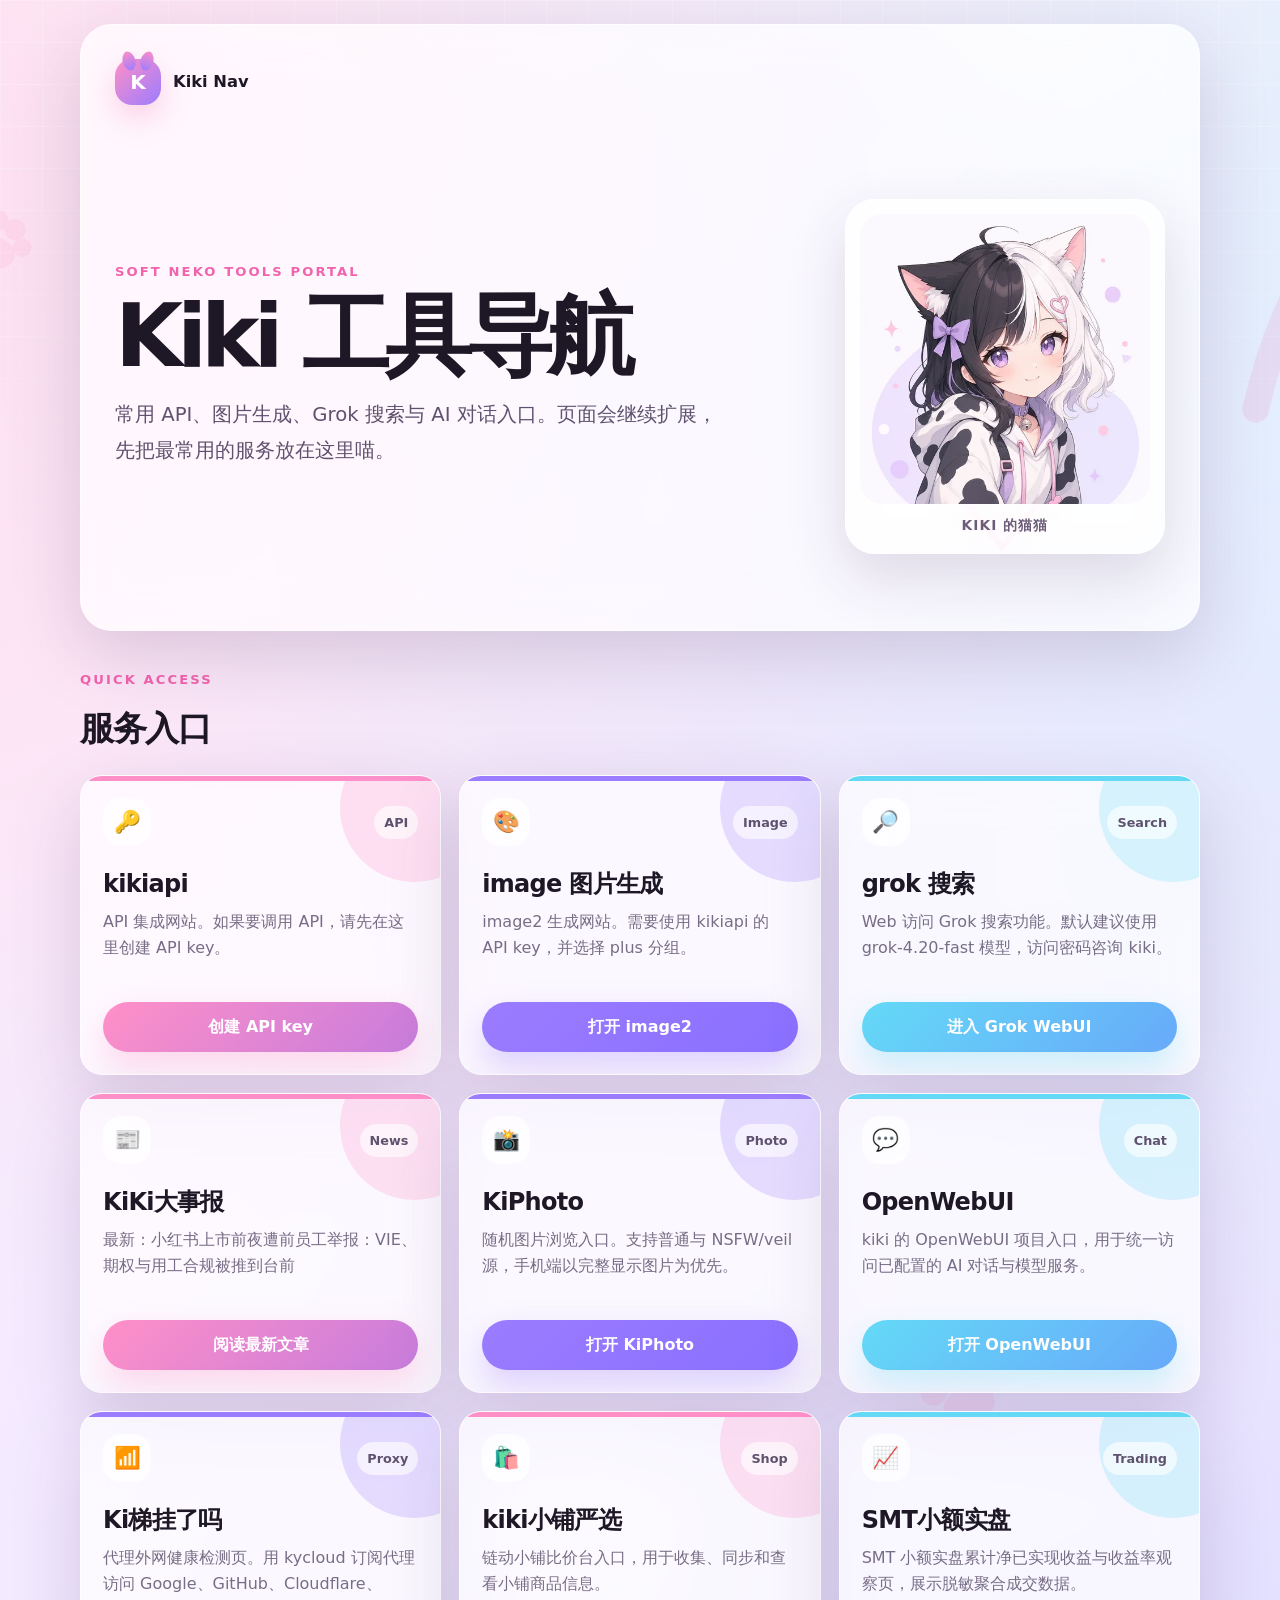
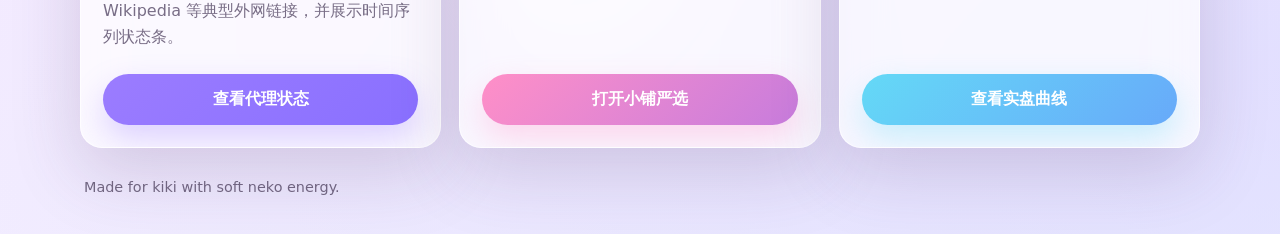
<file: index.html>
<!doctype html>
<html lang="zh-CN">
<head>
  <meta charset="utf-8" />
  <meta name="viewport" content="width=device-width, initial-scale=1, viewport-fit=cover" />
  <meta name="theme-color" content="#ff9ccc" />
  <meta name="description" content="Kiki 工具导航：API、图片生成、Grok 搜索、OpenWebUI 等常用服务入口。" />
  <title>Kiki 工具导航</title>
  <link rel="preload" as="image" href="assets/images/neko-mascot-512.webp" imagesrcset="assets/images/neko-mascot-256.webp 256w, assets/images/neko-mascot-512.webp 512w" imagesizes="(max-width: 520px) 220px, (max-width: 860px) 260px, 320px" />
  <link rel="stylesheet" href="assets/styles.css" />
</head>
<body>
  <div class="page-shell">
    <div class="bg-orb orb-pink" aria-hidden="true"></div>
    <div class="bg-orb orb-purple" aria-hidden="true"></div>
    <div class="bg-orb orb-cyan" aria-hidden="true"></div>
    <div class="paw-layer" aria-hidden="true">♡ ✦  paw  ✧  nya  ♡  ✦</div>

    <header class="hero glass-panel">
      <nav class="topbar" aria-label="主导航">
        <a class="brand" href="./" aria-label="Kiki 工具导航首页">
          <span class="brand-mark" aria-hidden="true"><span class="ear left"></span><span class="ear right"></span>k</span>
          <span class="brand-text">Kiki Nav</span>
        </a>
      </nav>

      <section class="hero-content" aria-labelledby="page-title">
        <div class="hero-copy">
          <p class="eyebrow">soft neko tools portal</p>
          <h1 id="page-title">Kiki 工具导航</h1>
          <p class="subtitle">常用 API、图片生成、Grok 搜索与 AI 对话入口。页面会继续扩展，先把最常用的服务放在这里喵。</p>
        </div>
        <figure class="mascot-card" aria-label="黑白奶牛猫猫娘形象">
          <img src="assets/images/neko-mascot-512.webp" srcset="assets/images/neko-mascot-256.webp 256w, assets/images/neko-mascot-512.webp 512w" sizes="(max-width: 520px) 220px, (max-width: 860px) 260px, 320px" width="512" height="512" alt="黑白奶牛猫风格猫娘形象，一只耳朵黑色一只耳朵白色" loading="eager" decoding="async" fetchpriority="high" />
          <figcaption>kiki 的猫猫</figcaption>
        </figure>
      </section>
    </header>

    <main>
      <section class="section-heading" aria-labelledby="services-title">
        <p class="section-kicker">quick access</p>
        <h2 id="services-title">服务入口</h2>
      </section>

      <section id="service-grid" class="service-grid" aria-label="工具服务列表">
        <article class="service-card glass-card accent-pink">
          <div class="card-head">
            <span class="service-emoji" aria-hidden="true">🔑</span>
            <span class="service-tag">API</span>
          </div>
          <h3>kikiapi</h3>
          <p>API 集成网站。如果要调用 API，请先在这里创建 API key。</p>
          <a class="card-button" href="https://kikiapi.980822.xyz" target="_blank" rel="noopener noreferrer">创建 API key</a>
        </article>

        <article class="service-card glass-card accent-purple">
          <div class="card-head">
            <span class="service-emoji" aria-hidden="true">🎨</span>
            <span class="service-tag">Image</span>
          </div>
          <h3>image 图片生成</h3>
          <p>image2 生成网站。需要使用 kikiapi 的 API key，并选择 plus 分组。</p>
          <a class="card-button" href="https://kimage.980822.xyz" target="_blank" rel="noopener noreferrer">打开 image2</a>
        </article>

        <article class="service-card glass-card accent-cyan">
          <div class="card-head">
            <span class="service-emoji" aria-hidden="true">🔎</span>
            <span class="service-tag">Search</span>
          </div>
          <h3>grok 搜索</h3>
          <p>Web 访问 Grok 搜索功能。默认建议使用 grok-4.20-fast 模型，访问密码咨询 kiki。</p>
          <a class="card-button" href="https://kikigrok.980822.xyz/webui" target="_blank" rel="noopener noreferrer">进入 Grok WebUI</a>
        </article>

        <article class="service-card glass-card accent-pink">
          <div class="card-head">
            <span class="service-emoji" aria-hidden="true">📰</span>
            <span class="service-tag">News</span>
          </div>
          <h3>KiKi大事报</h3>
          <p>最新：小红书上市前夜遭前员工举报：VIE、期权与用工合规被推到台前</p>
          <a class="card-button" href="https://kiki-events.pages.dev/events/xiaohongshu-ipo-former-employee-allegations/" target="_blank" rel="noopener noreferrer">阅读最新文章</a>
        </article>

        <article class="service-card glass-card accent-purple">
          <div class="card-head">
            <span class="service-emoji" aria-hidden="true">📸</span>
            <span class="service-tag">Photo</span>
          </div>
          <h3>KiPhoto</h3>
          <p>随机图片浏览入口。支持普通与 NSFW/veil 源，手机端以完整显示图片为优先。</p>
          <a class="card-button" href="https://kiphoto.980822.xyz" target="_blank" rel="noopener noreferrer">打开 KiPhoto</a>
        </article>

        <article class="service-card glass-card accent-cyan">
          <div class="card-head">
            <span class="service-emoji" aria-hidden="true">💬</span>
            <span class="service-tag">Chat</span>
          </div>
          <h3>OpenWebUI</h3>
          <p>kiki 的 OpenWebUI 项目入口，用于统一访问已配置的 AI 对话与模型服务。</p>
          <a class="card-button" href="https://webgpt.980822.xyz" target="_blank" rel="noopener noreferrer">打开 OpenWebUI</a>
        </article>

        <article class="service-card glass-card accent-purple">
          <div class="card-head">
            <span class="service-emoji" aria-hidden="true">📶</span>
            <span class="service-tag">Proxy</span>
          </div>
          <h3>Ki梯挂了吗</h3>
          <p>代理外网健康检测页。用 kycloud 订阅代理访问 Google、GitHub、Cloudflare、Wikipedia 等典型外网链接，并展示时间序列状态条。</p>
          <a class="card-button" href="./pages/ki-ti-gua-le-ma.html" target="_blank" rel="noopener noreferrer">查看代理状态</a>
        </article>

        <article class="service-card glass-card accent-pink">
          <div class="card-head">
            <span class="service-emoji" aria-hidden="true">🛍️</span>
            <span class="service-tag">Shop</span>
          </div>
          <h3>kiki小铺严选</h3>
          <p>链动小铺比价台入口，用于收集、同步和查看小铺商品信息。</p>
          <a class="card-button" href="https://kistore.980822.xyz" target="_blank" rel="noopener noreferrer">打开小铺严选</a>
        </article>

        <article class="service-card glass-card accent-cyan">
          <div class="card-head">
            <span class="service-emoji" aria-hidden="true">📈</span>
            <span class="service-tag">Trading</span>
          </div>
          <h3>SMT小额实盘</h3>
          <p>SMT 小额实盘累计净已实现收益与收益率观察页，展示脱敏聚合成交数据。</p>
          <a class="card-button" href="./btc-a0.html">查看实盘曲线</a>
        </article>
      </section>
    </main>

    <footer class="site-footer">
      <span>Made for kiki with soft neko energy.</span>
    </footer>
  </div>
</body>
</html>
</file>
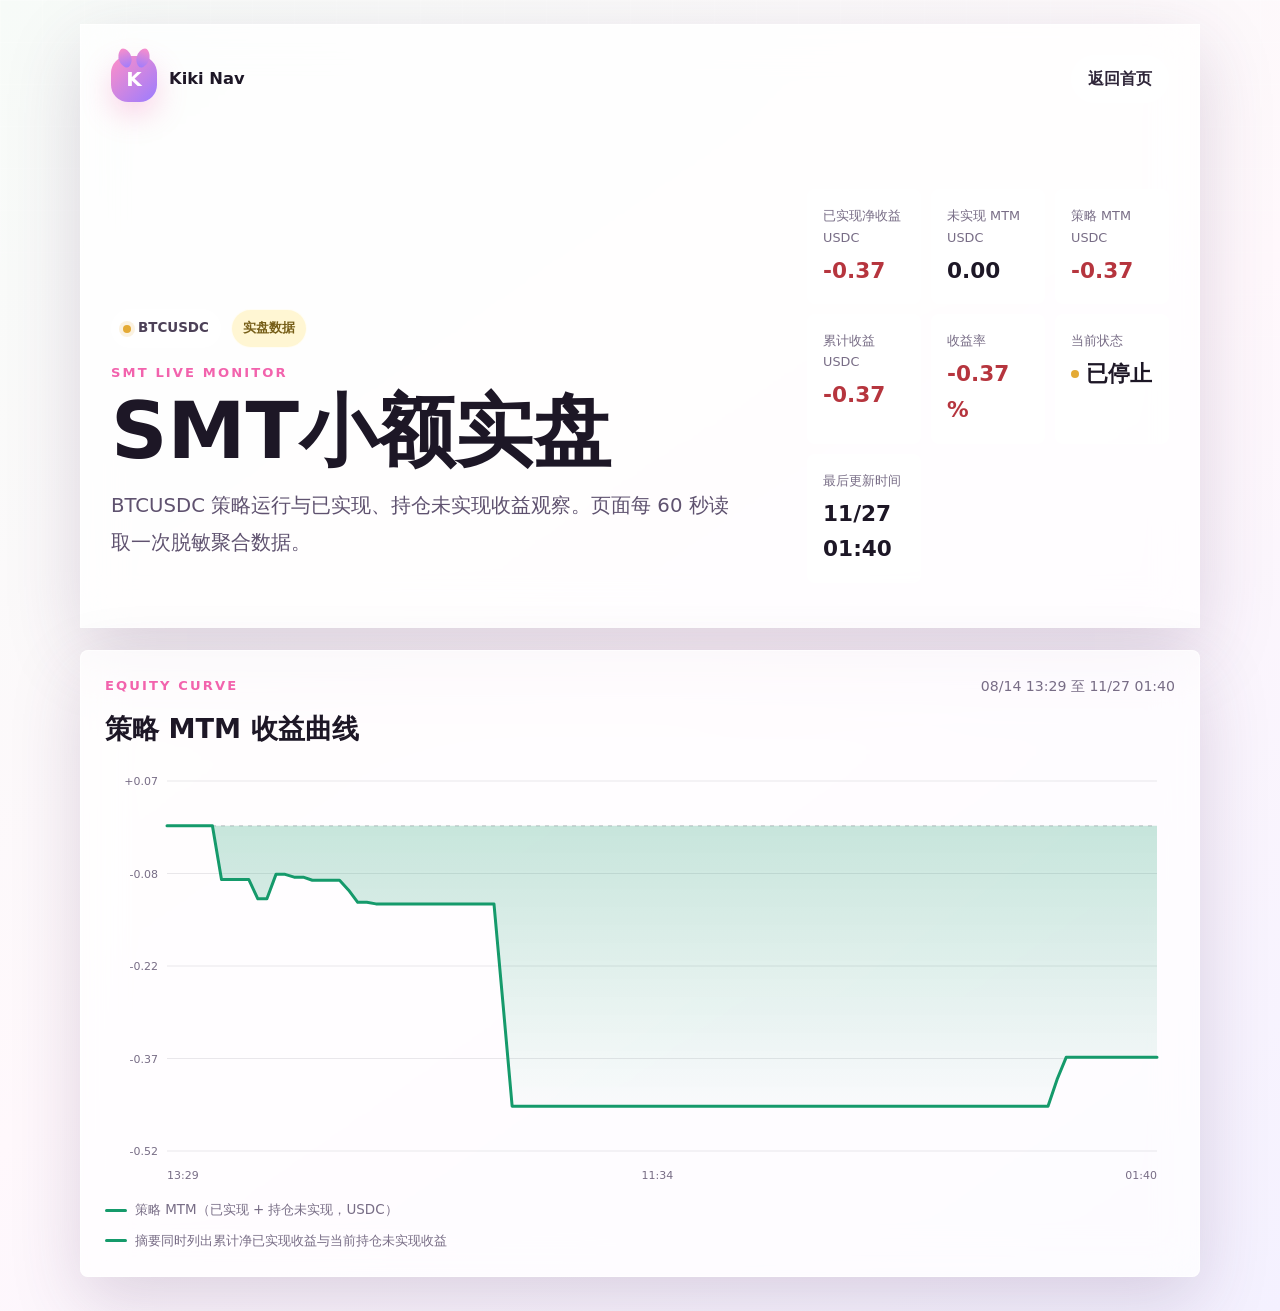
<file: btc-a0.html>
<!doctype html>
<html lang="zh-CN">
<head>
  <meta charset="utf-8" />
  <meta name="viewport" content="width=device-width, initial-scale=1, viewport-fit=cover" />
  <meta name="theme-color" content="#0d1714" />
  <meta name="description" content="SMT小额实盘收益观察页，展示累计净已实现收益与收益率。" />
  <title>SMT小额实盘 · Kiki Nav</title>
  <link rel="stylesheet" href="assets/styles.css" />
  <style>
    :root {
      --chart-green: #159a6b;
      --chart-green-dark: #08714d;
      --chart-red: #df5b62;
      --chart-grid: rgba(47, 38, 57, .1);
    }
    body { background: linear-gradient(145deg, #f7fbf8 0%, #fff8fc 52%, #f4f1ff 100%); }
    .equity-shell { position: relative; padding: clamp(18px, 4vw, 30px); }
    .equity-hero {
      display: grid;
      grid-template-columns: minmax(0, 1.3fr) minmax(260px, .7fr);
      gap: 24px;
      align-items: end;
      padding: clamp(48px, 8vw, 86px) 0 14px;
    }
    .equity-hero h1 { font-size: clamp(2.35rem, 8vw, 4.9rem); letter-spacing: 0; }
    .market-line { display: flex; align-items: center; flex-wrap: wrap; gap: 10px; margin-bottom: 14px; }
    .market-badge, .mode-badge {
      display: inline-flex;
      align-items: center;
      min-height: 34px;
      padding: 7px 11px;
      border: 1px solid rgba(255,255,255,.76);
      border-radius: 999px;
      background: rgba(255,255,255,.68);
      color: #4d4158;
      font-size: .84rem;
      font-weight: 800;
    }
    .market-badge::before {
      content: "";
      width: 8px;
      height: 8px;
      margin-right: 7px;
      border-radius: 50%;
      background: #e4aa35;
      box-shadow: 0 0 0 4px rgba(228,170,53,.15);
    }
    .mode-badge { color: #765e18; background: rgba(255,244,199,.78); }
    .metrics { display: grid; grid-template-columns: repeat(3, minmax(0, 1fr)); gap: 10px; }
    .metric {
      min-width: 0;
      padding: 15px;
      border: 1px solid rgba(255,255,255,.74);
      border-radius: 8px;
      background: rgba(255,255,255,.62);
    }
    .metric-label { display: block; margin-bottom: 5px; color: var(--muted); font-size: .8rem; }
    .metric-value { display: block; color: var(--ink-strong); font-size: clamp(1rem, 3.8vw, 1.35rem); font-weight: 850; overflow-wrap: anywhere; }
    .metric-value.positive { color: var(--chart-green-dark); }
    .metric-value.negative { color: #b6353e; }
    .metric-value.state { display: inline-flex; align-items: center; gap: 7px; }
    .metric-value.state::before { content: ""; width: 8px; height: 8px; border-radius: 50%; background: #e4aa35; }
    main { padding-top: 22px; }
    .chart-panel, .method-panel { padding: clamp(16px, 3vw, 24px); border-radius: 8px; }
    .panel-head { display: flex; justify-content: space-between; align-items: flex-start; gap: 18px; margin-bottom: 10px; }
    .panel-head h2, .method-panel h2 { margin: 0; color: var(--ink-strong); font-size: clamp(1.25rem, 4vw, 1.7rem); letter-spacing: 0; }
    .panel-meta { margin: 0; color: var(--muted); font-size: .88rem; text-align: right; }
    .chart-wrap { position: relative; width: 100%; height: clamp(280px, 48vw, 430px); touch-action: pan-y; }
    #equity-chart { display: block; width: 100%; height: 100%; overflow: visible; }
    .chart-tooltip {
      position: absolute;
      z-index: 3;
      min-width: 142px;
      padding: 10px 12px;
      border: 1px solid rgba(255,255,255,.8);
      border-radius: 8px;
      background: rgba(29,23,38,.92);
      box-shadow: 0 12px 32px rgba(29,23,38,.2);
      color: #fff;
      font-size: .82rem;
      line-height: 1.55;
      pointer-events: none;
      transform: translate(-50%, calc(-100% - 14px));
    }
    .chart-tooltip[hidden] { display: none; }
    .tooltip-time { color: rgba(255,255,255,.7); }
    .tooltip-value { font-size: .98rem; font-weight: 850; }
    .chart-empty { position: absolute; inset: 0; display: grid; place-items: center; color: var(--muted); text-align: center; }
    .chart-empty[hidden] { display: none; }
    .chart-legend { display: flex; align-items: center; gap: 8px; margin-top: 8px; color: var(--muted); font-size: .84rem; }
    .legend-line { width: 22px; height: 3px; border-radius: 3px; background: var(--chart-green); }
    .method-panel { margin-top: 18px; }
    .method-grid { display: grid; grid-template-columns: repeat(2, minmax(0, 1fr)); gap: 22px; margin-top: 14px; }
    .method-grid p { margin: 0; color: var(--muted); }
    .method-grid strong { display: block; margin-bottom: 5px; color: var(--ink-strong); }
    .data-warning {
      margin: 18px 0 0;
      padding: 13px 15px;
      border-left: 4px solid #e4aa35;
      border-radius: 0 8px 8px 0;
      background: rgba(255,247,215,.72);
      color: #695827;
      font-size: .9rem;
    }
    @media (max-width: 760px) {
      .equity-hero { grid-template-columns: 1fr; padding-top: 38px; }
      .panel-head { display: block; }
      .panel-meta { margin-top: 5px; text-align: left; }
      .method-grid { grid-template-columns: 1fr; gap: 16px; }
    }
    @media (max-width: 430px) {
      .page-shell { width: min(100% - 20px, var(--max-width)); }
      .equity-shell, .chart-panel, .method-panel { padding: 15px; }
      .metrics { grid-template-columns: 1fr 1fr; }
      .metric { padding: 12px; }
      .chart-wrap { height: 300px; }
      .top-link { min-height: 40px; }
    }
  </style>
</head>
<body>
  <div class="page-shell">
    <header class="glass-panel equity-shell">
      <nav class="topbar" aria-label="主导航">
        <a class="brand" href="./" aria-label="返回 Kiki 工具导航首页">
          <span class="brand-mark" aria-hidden="true"><span class="ear left"></span><span class="ear right"></span>k</span>
          <span class="brand-text">Kiki Nav</span>
        </a>
        <a class="top-link" href="./">返回首页</a>
      </nav>

      <section class="equity-hero" aria-labelledby="page-title">
        <div>
          <div class="market-line">
            <span class="market-badge">BTCUSDC</span>
            <span class="mode-badge" id="mode-badge">占位数据</span>
          </div>
          <p class="eyebrow">SMT live monitor</p>
          <h1 id="page-title">SMT小额实盘</h1>
          <p class="subtitle">BTCUSDC 策略运行与已实现、持仓未实现收益观察。页面每 60 秒读取一次脱敏聚合数据。</p>
        </div>

        <div class="metrics" aria-label="策略收益摘要">
          <div class="metric">
            <span class="metric-label">已实现净收益 USDC</span>
            <strong class="metric-value" id="realized-net">--</strong>
          </div>
          <div class="metric">
            <span class="metric-label">未实现 MTM USDC</span>
            <strong class="metric-value" id="unrealized-mtm">--</strong>
          </div>
          <div class="metric">
            <span class="metric-label">策略 MTM USDC</span>
            <strong class="metric-value" id="strategy-mtm">--</strong>
          </div>
          <div class="metric">
            <span class="metric-label">累计收益 USDC</span>
            <strong class="metric-value" id="net-profit">--</strong>
          </div>
          <div class="metric">
            <span class="metric-label">收益率</span>
            <strong class="metric-value" id="return-pct">--</strong>
          </div>
          <div class="metric">
            <span class="metric-label">当前状态</span>
            <strong class="metric-value state" id="current-status">观察中</strong>
          </div>
          <div class="metric">
            <span class="metric-label">最后更新时间</span>
            <strong class="metric-value" id="updated-at">--</strong>
          </div>
        </div>
      </section>
    </header>

    <main>
      <section class="glass-panel chart-panel" aria-labelledby="chart-title">
        <div class="panel-head">
          <div>
            <p class="section-kicker">equity curve</p>
            <h2 id="chart-title">策略 MTM 收益曲线</h2>
          </div>
          <p class="panel-meta" id="chart-range">正在读取数据</p>
        </div>
        <div class="chart-wrap" id="chart-wrap">
          <svg id="equity-chart" role="img" aria-labelledby="chart-title chart-description"></svg>
          <p id="chart-description" class="chart-empty" hidden>暂无可展示的收益数据</p>
          <div class="chart-tooltip" id="chart-tooltip" role="status" hidden>
            <div class="tooltip-time" id="tooltip-time"></div>
            <div class="tooltip-value" id="tooltip-profit"></div>
            <div id="tooltip-return"></div>
          </div>
        </div>
        <div class="chart-legend"><span class="legend-line" aria-hidden="true"></span><span>策略 MTM（已实现 + 持仓未实现，USDC）</span></div>
        <div class="chart-legend"><span class="legend-line" aria-hidden="true"></span><span>摘要同时列出累计净已实现收益与当前持仓未实现收益</span></div>
      </section>

      <p class="data-warning" id="data-warning" hidden>正在读取脱敏实盘聚合数据。</p>
    </main>
  </div>

  <script>
    (() => {
      'use strict';

      const svg = document.getElementById('equity-chart');
      const wrap = document.getElementById('chart-wrap');
      const tooltip = document.getElementById('chart-tooltip');
      const empty = document.getElementById('chart-description');
      const number = new Intl.NumberFormat('zh-CN', { minimumFractionDigits: 2, maximumFractionDigits: 2 });
      let points = [];
      let geometry = [];

      const svgEl = (name, attrs = {}) => {
        const node = document.createElementNS('http://www.w3.org/2000/svg', name);
        Object.entries(attrs).forEach(([key, value]) => node.setAttribute(key, value));
        return node;
      };

      const signed = (value, suffix = '') => `${value > 0 ? '+' : ''}${number.format(value)}${suffix}`;
      const formatTime = (value, includeDate = false) => new Intl.DateTimeFormat('zh-CN', includeDate
        ? { month: '2-digit', day: '2-digit', hour: '2-digit', minute: '2-digit', hour12: false }
        : { hour: '2-digit', minute: '2-digit', hour12: false }).format(new Date(value));

      function setTone(element, value) {
        element.classList.remove('positive', 'negative');
        if (Number(value) > 0) element.classList.add('positive');
        if (Number(value) < 0) element.classList.add('negative');
      }

      function renderSummary(data) {
        const placeholder = data.mode !== 'live';
        const profitEl = document.getElementById('net-profit');
        const returnEl = document.getElementById('return-pct');
        const statusEl = document.getElementById('current-status');
        const summaryProfit = data.summary && Number.isFinite(data.summary.net_profit) ? data.summary.net_profit : null;
        const summaryReturn = data.summary && Number.isFinite(data.summary.return_pct) ? data.summary.return_pct : null;

        ['realized_net', 'unrealized_mtm', 'strategy_mtm'].forEach((key) => {
          const el = document.getElementById(key.replaceAll('_', '-'));
          const value = data.summary && Number.isFinite(data.summary[key]) ? data.summary[key] : null;
          el.textContent = placeholder || value === null ? '--' : signed(value);
          setTone(el, value);
        });

        profitEl.textContent = placeholder || summaryProfit === null ? '--' : signed(summaryProfit);
        returnEl.textContent = placeholder || summaryReturn === null ? '--' : signed(summaryReturn, '%');
        setTone(profitEl, summaryProfit);
        setTone(returnEl, summaryReturn);
        statusEl.textContent = placeholder ? '观察中' : (data.status_label || '运行中');
        const generatedAt = data.generated_at || data.updated_at;
        document.getElementById('updated-at').textContent = generatedAt ? formatTime(generatedAt, true) : '--';
        document.getElementById('mode-badge').textContent = placeholder ? '占位数据' : '实盘数据';
        document.getElementById('data-warning').textContent = placeholder
          ? (data.disclaimer || '策略尚未启动，当前处于观察状态。')
          : (data.accounting_note || '收益依据 userTrades 成交记录统计；交易所数据同步可能存在短暂延迟。');
      }

      function renderChart() {
        const width = Math.max(280, Math.round(wrap.clientWidth));
        const height = Math.max(260, Math.round(wrap.clientHeight));
        const margin = { top: 20, right: 18, bottom: 40, left: width < 460 ? 50 : 62 };
        const innerW = width - margin.left - margin.right;
        const innerH = height - margin.top - margin.bottom;
        svg.setAttribute('viewBox', `0 0 ${width} ${height}`);
        svg.replaceChildren();
        geometry = [];

        if (!points.length) {
          empty.hidden = false;
          return;
        }
        empty.hidden = true;

        const values = points.map((point) => Number.isFinite(point.strategy_mtm) ? point.strategy_mtm : point.profit);
        let min = Math.min(0, ...values);
        let max = Math.max(0, ...values);
        const spread = Math.max(max - min, 0.2);
        min -= spread * .16;
        max += spread * .16;
        const x = (index) => margin.left + (points.length === 1 ? innerW / 2 : (index / (points.length - 1)) * innerW);
        const y = (value) => margin.top + ((max - value) / (max - min)) * innerH;

        const grid = svgEl('g', { 'aria-hidden': 'true' });
        for (let i = 0; i <= 4; i += 1) {
          const value = max - ((max - min) * i / 4);
          const yy = margin.top + innerH * i / 4;
          grid.append(svgEl('line', { x1: margin.left, y1: yy, x2: width - margin.right, y2: yy, stroke: 'rgba(47,38,57,.1)', 'stroke-width': 1 }));
          const label = svgEl('text', { x: margin.left - 9, y: yy + 4, 'text-anchor': 'end', fill: '#786d86', 'font-size': 11 });
          label.textContent = signed(value);
          grid.append(label);
        }
        svg.append(grid);

        const zeroY = y(0);
        svg.append(svgEl('line', { x1: margin.left, y1: zeroY, x2: width - margin.right, y2: zeroY, stroke: 'rgba(47,38,57,.28)', 'stroke-width': 1, 'stroke-dasharray': '4 5' }));

        const coords = points.length === 1
          ? [{ x: margin.left, y: y(points[0].strategy_mtm ?? points[0].profit), point: points[0] }, { x: width - margin.right, y: y(points[0].strategy_mtm ?? points[0].profit), point: points[0] }]
          : points.map((point, index) => ({ x: x(index), y: y(point.strategy_mtm ?? point.profit), point }));
        const linePath = coords.map((coord, index) => `${index ? 'L' : 'M'} ${coord.x} ${coord.y}`).join(' ');
        const areaPath = `${linePath} L ${coords.at(-1).x} ${zeroY} L ${coords[0].x} ${zeroY} Z`;
        const defs = svgEl('defs');
        const gradient = svgEl('linearGradient', { id: 'equity-fill', x1: 0, y1: 0, x2: 0, y2: 1 });
        gradient.append(svgEl('stop', { offset: '0%', 'stop-color': '#159a6b', 'stop-opacity': .24 }));
        gradient.append(svgEl('stop', { offset: '100%', 'stop-color': '#159a6b', 'stop-opacity': .02 }));
        defs.append(gradient);
        svg.append(defs);
        svg.append(svgEl('path', { d: areaPath, fill: 'url(#equity-fill)' }));
        svg.append(svgEl('path', { d: linePath, fill: 'none', stroke: '#159a6b', 'stroke-width': 3, 'stroke-linecap': 'round', 'stroke-linejoin': 'round' }));

        const xLabelIndexes = [...new Set([0, Math.floor((points.length - 1) / 2), points.length - 1])];
        xLabelIndexes.forEach((index) => {
          const label = svgEl('text', { x: x(index), y: height - 12, 'text-anchor': index === 0 ? 'start' : index === points.length - 1 ? 'end' : 'middle', fill: '#786d86', 'font-size': 11 });
          label.textContent = formatTime(points[index].time);
          svg.append(label);
        });

        const guide = svgEl('line', { y1: margin.top, y2: height - margin.bottom, stroke: 'rgba(21,154,107,.35)', 'stroke-width': 1, 'stroke-dasharray': '3 4', visibility: 'hidden' });
        const marker = svgEl('circle', { r: 5, fill: '#fff', stroke: '#159a6b', 'stroke-width': 3, visibility: 'hidden' });
        svg.append(guide, marker);
        geometry = coords.map((coord) => ({ ...coord, guide, marker }));
      }

      function showPoint(clientX) {
        if (!geometry.length) return;
        const rect = wrap.getBoundingClientRect();
        const localX = clientX - rect.left;
        const selected = geometry.reduce((best, item) => Math.abs(item.x - localX) < Math.abs(best.x - localX) ? item : best);
        const { point, x, y, guide, marker } = selected;
        guide.setAttribute('x1', x); guide.setAttribute('x2', x); guide.setAttribute('visibility', 'visible');
        marker.setAttribute('cx', x); marker.setAttribute('cy', y); marker.setAttribute('visibility', 'visible');
        document.getElementById('tooltip-time').textContent = formatTime(point.time, true);
        document.getElementById('tooltip-profit').textContent = `策略 MTM ${signed(point.strategy_mtm ?? point.profit)} USDC`;
        document.getElementById('tooltip-return').textContent = `已实现 ${signed(point.realized_net ?? point.profit)} / 未实现 ${signed(point.unrealized_mtm ?? 0)} USDC`;
        tooltip.hidden = false;
        const tooltipX = Math.min(rect.width - 76, Math.max(76, x));
        const tooltipY = y < 105 ? y + 142 : y;
        tooltip.style.left = `${tooltipX}px`;
        tooltip.style.top = `${tooltipY}px`;
      }

      function hidePoint() {
        tooltip.hidden = true;
        geometry.forEach(({ guide, marker }) => { guide.setAttribute('visibility', 'hidden'); marker.setAttribute('visibility', 'hidden'); });
      }

      wrap.addEventListener('pointermove', (event) => showPoint(event.clientX));
      wrap.addEventListener('pointerdown', (event) => showPoint(event.clientX));
      wrap.addEventListener('pointerleave', hidePoint);
      wrap.addEventListener('pointercancel', hidePoint);
      window.addEventListener('resize', renderChart);

      function normalizePoints(data) {
        const clean = Array.isArray(data.points) ? data.points
          .filter((point) => point && !Number.isNaN(Date.parse(point.time)) && Number.isFinite(point.profit) && Number.isFinite(point.return_pct))
          .sort((a, b) => Date.parse(a.time) - Date.parse(b.time)) : [];
        const start = data.session_start;
        if (start && !Number.isNaN(Date.parse(start)) && (!clean.length || Date.parse(clean[0].time) !== Date.parse(start) || clean[0].profit !== 0 || clean[0].return_pct !== 0)) {
          clean.unshift({ time: start, profit: 0, return_pct: 0 });
        }
        return clean;
      }

      function refreshData() {
        fetch(`data/btc-a0-equity.json?t=${Date.now()}`, { cache: 'no-store' })
        .then((response) => {
          if (!response.ok) throw new Error(`HTTP ${response.status}`);
          return response.json();
        })
        .then((data) => {
          renderSummary(data);
          points = normalizePoints(data);
          document.getElementById('chart-range').textContent = points.length > 1
            ? `${formatTime(points[0].time, true)} 至 ${formatTime(points.at(-1).time, true)}`
            : points.length === 1 ? formatTime(points[0].time, true) : '暂无数据';
          renderChart();
        })
        .catch((error) => {
          console.warn('equity data fetch failed', error);
          document.getElementById('chart-range').textContent = '数据暂不可用';
          document.getElementById('data-warning').textContent = '收益数据读取失败，当前保持观察状态，请稍后刷新。';
          if (!points.length) renderChart();
        });
      }
      refreshData();
      window.setInterval(refreshData, 60_000);
    })();
  </script>
</body>
</html>
</file>
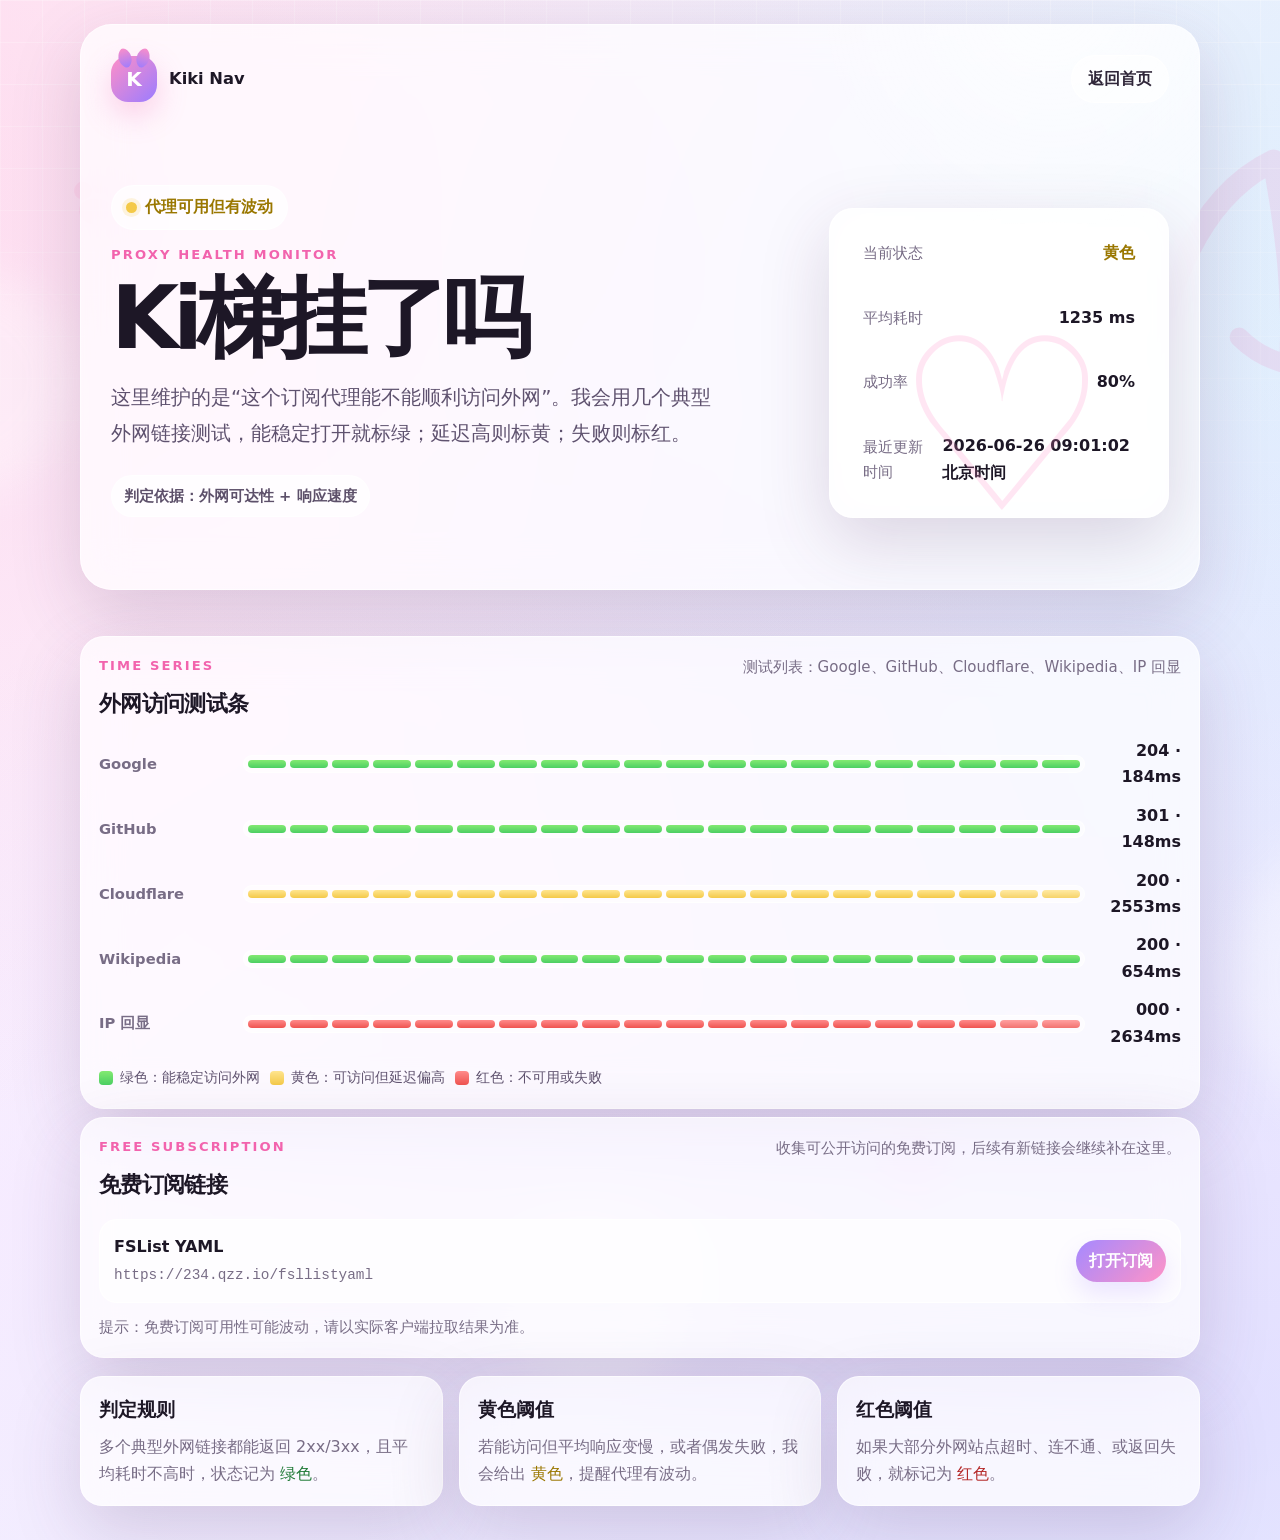
<file: pages/ki-ti-gua-le-ma.html>
<!doctype html>
<html lang="zh-CN">
<head>
  <meta charset="utf-8" />
  <meta name="viewport" content="width=device-width, initial-scale=1, viewport-fit=cover" />
  <meta name="theme-color" content="#9b7cff" />
  <meta name="description" content="Ki梯挂了吗：检查代理是否能稳定访问外网的状态页。" />
  <title>Ki梯挂了吗 · Kiki Nav</title>
  <link rel="stylesheet" href="../assets/styles.css" />
  <style>
    .status-shell {
      position: relative;
      overflow: hidden;
      padding: clamp(18px, 4vw, 30px);
    }
    .status-hero {
      display: grid;
      grid-template-columns: minmax(0, 1fr) minmax(240px, 340px);
      gap: 22px;
      align-items: center;
      padding: clamp(42px, 7vw, 82px) 0 18px;
    }
    .status-badge {
      display: inline-flex;
      align-items: center;
      gap: 8px;
      padding: 8px 14px;
      border-radius: 999px;
      background: rgba(255,255,255,.68);
      border: 1px solid rgba(255,255,255,.72);
      font-weight: 800;
      color: #5f4868;
      width: fit-content;
      margin-bottom: 14px;
    }
    .status-dot {
      width: 11px;
      height: 11px;
      border-radius: 999px;
      background: #7ed957;
      box-shadow: 0 0 0 4px rgba(126,217,87,.18);
    }
    .status-summary {
      display: grid;
      gap: 12px;
      padding: 18px;
      border-radius: 24px;
    }
    .summary-row {
      display: flex;
      justify-content: space-between;
      gap: 12px;
      align-items: center;
      padding: 12px 14px;
      border-radius: 18px;
      background: rgba(255,255,255,.62);
      border: 1px solid rgba(255,255,255,.72);
    }
    .summary-label { color: var(--muted); font-size: .92rem; }
    .summary-value { font-weight: 850; color: var(--ink-strong); }
    .status-banner {
      display: flex;
      flex-wrap: wrap;
      gap: 10px;
      margin: 18px 0 24px;
    }
    .banner-pill {
      display: inline-flex;
      align-items: center;
      gap: 8px;
      min-height: 36px;
      padding: 8px 12px;
      border-radius: 999px;
      background: rgba(255,255,255,.68);
      border: 1px solid rgba(255,255,255,.72);
      color: #5d506a;
      font-weight: 750;
      font-size: .92rem;
    }
    .series {
      margin-top: 8px;
      padding: 18px;
      border-radius: 24px;
    }
    .series-head {
      display: flex;
      flex-wrap: wrap;
      justify-content: space-between;
      gap: 12px;
      margin-bottom: 16px;
    }
    .series-title {
      margin: 0;
      font-size: 1.35rem;
      color: var(--ink-strong);
      letter-spacing: -0.03em;
    }
    .series-meta {
      margin: 0;
      color: var(--muted);
      font-size: .94rem;
    }
    .state-bars {
      display: grid;
      gap: 12px;
    }
    .state-bar-row {
      display: grid;
      grid-template-columns: 132px minmax(0, 1fr) 84px;
      gap: 12px;
      align-items: center;
    }
    .state-label {
      color: var(--muted);
      font-weight: 750;
      font-size: .92rem;
    }
    .state-bar {
      height: 18px;
      display: grid;
      grid-template-columns: repeat(20, minmax(0, 1fr));
      gap: 4px;
      padding: 4px;
      border-radius: 999px;
      background: rgba(255,255,255,.56);
      border: 1px solid rgba(255,255,255,.7);
    }
    .tick {
      border-radius: 999px;
      background: rgba(155,124,255,.18);
      overflow: hidden;
    }
    .tick.ok { background: linear-gradient(180deg, #83ea72, #4ccf63); }
    .tick.warn { background: linear-gradient(180deg, #ffe58f, #f4c948); }
    .tick.bad { background: linear-gradient(180deg, #ff8b8b, #ef5350); }
    .state-value { text-align: right; font-weight: 850; color: var(--ink-strong); }
    .legend {
      display: flex;
      flex-wrap: wrap;
      gap: 10px;
      margin-top: 16px;
    }
    .legend-item { display: inline-flex; align-items: center; gap: 7px; color: #5f526f; font-size: .9rem; }
    .legend-swatch { width: 14px; height: 14px; border-radius: 4px; display: inline-block; }
    .legend-green { background: linear-gradient(180deg, #83ea72, #4ccf63); }
    .legend-yellow { background: linear-gradient(180deg, #ffe58f, #f4c948); }
    .legend-red { background: linear-gradient(180deg, #ff8b8b, #ef5350); }
    .detail-grid {
      display: grid;
      grid-template-columns: repeat(3, minmax(0, 1fr));
      gap: 16px;
      margin-top: 18px;
    }
    .detail-card {
      padding: 18px;
      border-radius: 22px;
    }
    .detail-card h3 { margin: 0 0 8px; color: var(--ink-strong); }
    .detail-card p { margin: 0; color: var(--muted); }
    .subscription-list {
      display: grid;
      gap: 12px;
      margin: 0;
      padding: 0;
      list-style: none;
    }
    .subscription-item {
      display: grid;
      grid-template-columns: minmax(0, 1fr) auto;
      gap: 12px;
      align-items: center;
      padding: 14px;
      border-radius: 18px;
      background: rgba(255,255,255,.62);
      border: 1px solid rgba(255,255,255,.72);
    }
    .subscription-name {
      display: block;
      margin-bottom: 4px;
      color: var(--ink-strong);
      font-weight: 850;
    }
    .subscription-url {
      display: block;
      color: var(--muted);
      font-family: ui-monospace, SFMono-Regular, Menlo, Consolas, monospace;
      font-size: .9rem;
      overflow-wrap: anywhere;
    }
    .subscription-action {
      display: inline-flex;
      align-items: center;
      justify-content: center;
      min-height: 38px;
      padding: 8px 13px;
      border-radius: 999px;
      background: linear-gradient(135deg, rgba(155,124,255,.9), rgba(255,129,189,.86));
      color: #fff;
      text-decoration: none;
      font-weight: 850;
      box-shadow: 0 12px 24px rgba(155,124,255,.18);
      white-space: nowrap;
    }
    .subscription-note {
      margin: 12px 0 0;
      color: var(--muted);
      font-size: .92rem;
    }
    .ok-text { color: #1f7a36; }
    .warn-text { color: #9a7700; }
    .bad-text { color: #b32626; }
    @media (max-width: 860px) {
      .status-hero, .detail-grid { grid-template-columns: 1fr; }
      .state-bar-row { grid-template-columns: 1fr; }
      .state-value { text-align: left; }
      .subscription-item { grid-template-columns: 1fr; }
      .subscription-action { width: fit-content; }
    }
  </style>
</head>
<body>
  <div class="page-shell">
    <div class="bg-orb orb-pink" aria-hidden="true"></div>
    <div class="bg-orb orb-purple" aria-hidden="true"></div>
    <div class="bg-orb orb-cyan" aria-hidden="true"></div>
    <div class="paw-layer" aria-hidden="true">♡ ✦  paw  ✧  proxy  ♡  ✦</div>

    <header class="hero glass-panel status-shell">
      <nav class="topbar" aria-label="主导航">
        <a class="brand" href="../" aria-label="返回 Kiki 工具导航首页">
          <span class="brand-mark" aria-hidden="true"><span class="ear left"></span><span class="ear right"></span>k</span>
          <span class="brand-text">Kiki Nav</span>
        </a>
        <a class="top-link" href="../">返回首页</a>
      </nav>

      <section class="status-hero" aria-labelledby="page-title">
        <div>
          <div class="status-badge" id="overall-badge"><span class="status-dot" id="overall-dot"></span><span id="overall-text">正在检查代理外网可用性</span></div>
          <p class="eyebrow">proxy health monitor</p>
          <h1 id="page-title">Ki梯挂了吗</h1>
          <p class="subtitle">这里维护的是“这个订阅代理能不能顺利访问外网”。我会用几个典型外网链接测试，能稳定打开就标绿；延迟高则标黄；失败则标红。</p>
          <div class="status-banner" id="summary-pills">
            <span class="banner-pill">判定依据：外网可达性 + 响应速度</span>
          </div>
        </div>

        <aside class="glass-card status-summary">
          <div class="summary-row"><span class="summary-label">当前状态</span><span class="summary-value" id="current-state">待检测</span></div>
          <div class="summary-row"><span class="summary-label">平均耗时</span><span class="summary-value" id="avg-time">-</span></div>
          <div class="summary-row"><span class="summary-label">成功率</span><span class="summary-value" id="success-rate">-</span></div>
          <div class="summary-row"><span class="summary-label">最近更新时间</span><span class="summary-value" id="updated-at">-</span></div>
        </aside>
      </section>
    </header>

    <main>
      <section class="glass-panel series" aria-labelledby="series-title">
        <div class="series-head">
          <div>
            <p class="section-kicker">time series</p>
            <h2 class="series-title" id="series-title">外网访问测试条</h2>
          </div>
          <p class="series-meta">测试列表：Google、GitHub、Cloudflare、Wikipedia、IP 回显</p>
        </div>

        <div class="state-bars" id="state-bars" aria-live="polite">
          <div class="state-bar-row"><div class="state-label">Google</div><div class="state-bar" data-target="google"></div><div class="state-value" id="val-google">-</div></div>
          <div class="state-bar-row"><div class="state-label">GitHub</div><div class="state-bar" data-target="github"></div><div class="state-value" id="val-github">-</div></div>
          <div class="state-bar-row"><div class="state-label">Cloudflare</div><div class="state-bar" data-target="cloudflare"></div><div class="state-value" id="val-cloudflare">-</div></div>
          <div class="state-bar-row"><div class="state-label">Wikipedia</div><div class="state-bar" data-target="wikipedia"></div><div class="state-value" id="val-wikipedia">-</div></div>
          <div class="state-bar-row"><div class="state-label">IP 回显</div><div class="state-bar" data-target="ipify"></div><div class="state-value" id="val-ipify">-</div></div>
        </div>

        <div class="legend" aria-label="状态图例">
          <span class="legend-item"><i class="legend-swatch legend-green"></i>绿色：能稳定访问外网</span>
          <span class="legend-item"><i class="legend-swatch legend-yellow"></i>黄色：可访问但延迟偏高</span>
          <span class="legend-item"><i class="legend-swatch legend-red"></i>红色：不可用或失败</span>
        </div>
      </section>

      <section class="glass-panel series" aria-labelledby="subscription-title">
        <div class="series-head">
          <div>
            <p class="section-kicker">free subscription</p>
            <h2 class="series-title" id="subscription-title">免费订阅链接</h2>
          </div>
          <p class="series-meta">收集可公开访问的免费订阅，后续有新链接会继续补在这里。</p>
        </div>

        <ul class="subscription-list">
          <li class="subscription-item">
            <div>
              <strong class="subscription-name">FSList YAML</strong>
              <span class="subscription-url">https://234.qzz.io/fsllistyaml</span>
            </div>
            <a class="subscription-action" href="https://234.qzz.io/fsllistyaml" target="_blank" rel="noopener noreferrer">打开订阅</a>
          </li>
        </ul>
        <p class="subscription-note">提示：免费订阅可用性可能波动，请以实际客户端拉取结果为准。</p>
      </section>

      <section class="detail-grid" aria-label="状态说明">
        <article class="glass-card detail-card">
          <h3>判定规则</h3>
          <p>多个典型外网链接都能返回 2xx/3xx，且平均耗时不高时，状态记为 <span class="ok-text">绿色</span>。</p>
        </article>
        <article class="glass-card detail-card">
          <h3>黄色阈值</h3>
          <p>若能访问但平均响应变慢，或者偶发失败，我会给出 <span class="warn-text">黄色</span>，提醒代理有波动。</p>
        </article>
        <article class="glass-card detail-card">
          <h3>红色阈值</h3>
          <p>如果大部分外网站点超时、连不通、或返回失败，就标记为 <span class="bad-text">红色</span>。</p>
        </article>
      </section>
    </main>
  </div>

  <script>
    const dataset = [
      { key: 'google', name: 'Google', url: 'https://www.google.com/generate_204', ok: [204], warnMs: 1000 },
      { key: 'github', name: 'GitHub', url: 'https://www.github.com/', ok: [200, 301, 302], warnMs: 1200 },
      { key: 'cloudflare', name: 'Cloudflare', url: 'https://www.cloudflare.com/', ok: [200], warnMs: 1500 },
      { key: 'wikipedia', name: 'Wikipedia', url: 'https://www.wikipedia.org/', ok: [200], warnMs: 1000 },
      { key: 'ipify', name: 'IP 回显', url: 'https://api.ipify.org/?format=json', ok: [200], warnMs: 1000 },
    ];

    const state = {
      google: { code: '204', ms: 655 },
      github: { code: '301', ms: 344 },
      cloudflare: { code: '200', ms: 1464 },
      wikipedia: { code: '200', ms: 325 },
      ipify: { code: '200', ms: 633 },
    };

    const statusMeta = { generatedAt: null };

    function levelFrom(item) {
      if (!item || item.code === '000' || item.code === 'ERR') return 'bad';
      const code = Number(item.code);
      const ds = dataset.find((d) => d.key === item.key);
      if (!ds) return 'bad';
      if (!ds.ok.includes(code)) return 'bad';
      if (item.ms >= ds.warnMs) return 'warn';
      return 'ok';
    }

    function render() {
      let success = 0;
      let totalMs = 0;
      let counted = 0;
      let okCount = 0;

      for (const item of dataset) {
        const cur = state[item.key];
        const row = document.querySelector(`[data-target="${item.key}"]`);
        const label = document.getElementById(`val-${item.key}`);
        const level = levelFrom({ key: item.key, ...cur });
        row.innerHTML = '';
        for (let i = 0; i < 20; i++) {
          const tick = document.createElement('span');
          tick.className = 'tick ' + level;
          tick.style.opacity = i < 18 ? '1' : (level === 'ok' ? '1' : '0.82');
          row.appendChild(tick);
        }
        label.textContent = `${cur.code} · ${cur.ms}ms`;
        totalMs += cur.ms;
        counted += 1;
        if (level !== 'bad') {
          success += 1;
          if (level === 'ok') okCount += 1;
        }
      }

      const avg = Math.round(totalMs / counted);
      const successRate = Math.round((success / counted) * 100);
      const overall = okCount === counted ? 'green' : successRate >= 60 ? 'yellow' : 'red';

      const overallText = document.getElementById('overall-text');
      const currentState = document.getElementById('current-state');
      const avgTime = document.getElementById('avg-time');
      const successRateEl = document.getElementById('success-rate');
      const updatedAt = document.getElementById('updated-at');
      const overallDot = document.getElementById('overall-dot');
      const badge = document.getElementById('overall-badge');

      if (overall === 'green') {
        overallText.textContent = '代理外网访问正常';
        currentState.textContent = '绿色';
        currentState.className = 'summary-value ok-text';
        overallDot.style.background = '#4ccf63';
        overallDot.style.boxShadow = '0 0 0 4px rgba(76,207,99,.18)';
        badge.style.color = '#1f7a36';
      } else if (overall === 'yellow') {
        overallText.textContent = '代理可用但有波动';
        currentState.textContent = '黄色';
        currentState.className = 'summary-value warn-text';
        overallDot.style.background = '#f4c948';
        overallDot.style.boxShadow = '0 0 0 4px rgba(244,201,72,.18)';
        badge.style.color = '#9a7700';
      } else {
        overallText.textContent = '代理外网访问异常';
        currentState.textContent = '红色';
        currentState.className = 'summary-value bad-text';
        overallDot.style.background = '#ef5350';
        overallDot.style.boxShadow = '0 0 0 4px rgba(239,83,80,.18)';
        badge.style.color = '#b32626';
      }

      avgTime.textContent = `${avg} ms`;
      successRateEl.textContent = `${successRate}%`;
      updatedAt.textContent = statusMeta.generatedAt || new Date().toLocaleString('zh-CN', { hour12: false });
    }

    async function hydrate() {
      try {
        const res = await fetch('../data/ki-ti-gua-le-ma-status.json', { cache: 'no-store' });
        if (res.ok) {
          const payload = await res.json();
          if (payload && payload.tests) {
            for (const test of payload.tests) {
              if (state[test.key]) {
                state[test.key].code = String(test.code || state[test.key].code);
                state[test.key].ms = Number(test.ms || state[test.key].ms);
              }
            }
            if (payload.generated_at) {
              statusMeta.generatedAt = payload.generated_at;
            }
          }
        }
      } catch (err) {
        console.warn('status fetch failed', err);
      }
      render();
    }

    hydrate();
  </script>
</body>
</html>
</file>
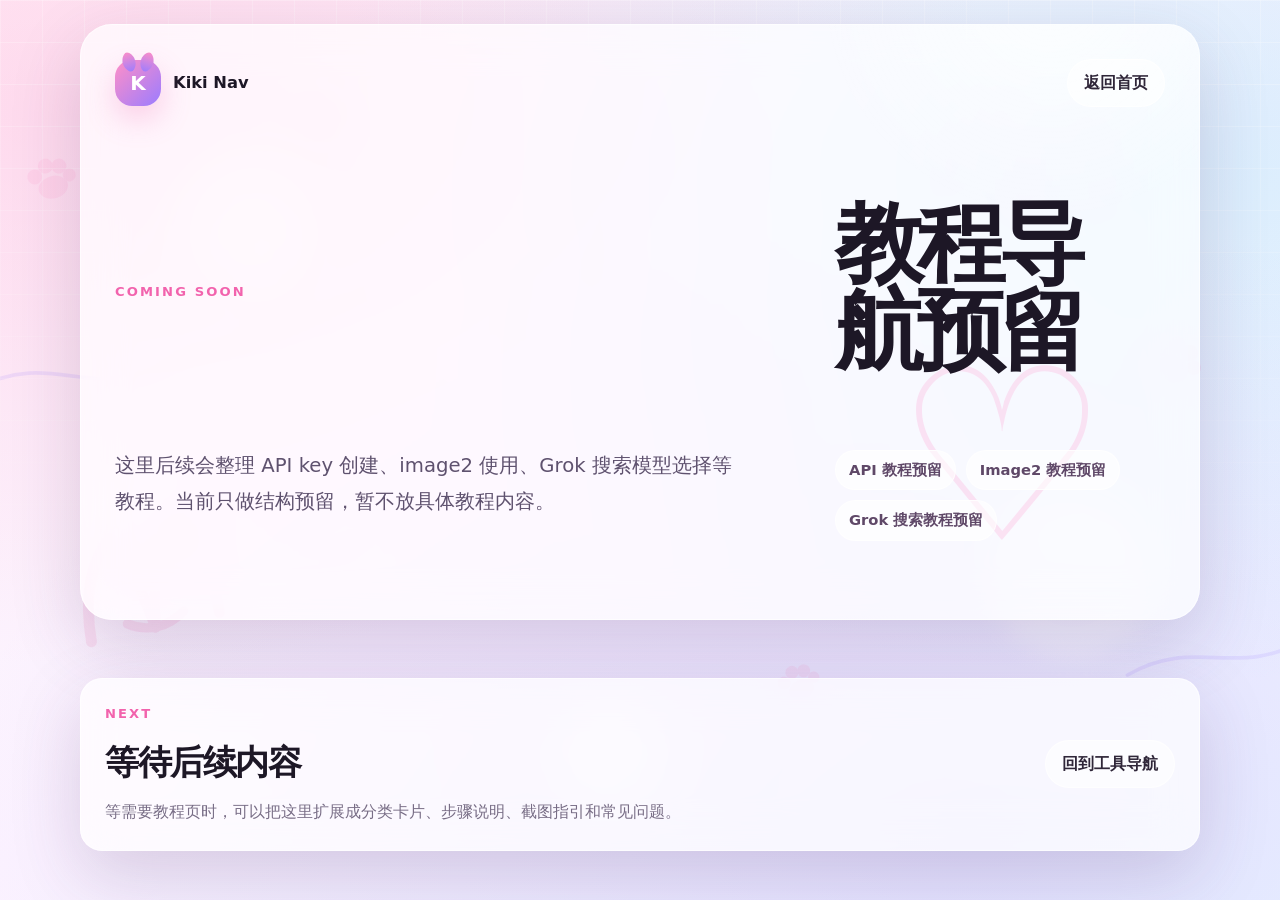
<file: pages/tutorials.html>
<!doctype html>
<html lang="zh-CN">
<head>
  <meta charset="utf-8" />
  <meta name="viewport" content="width=device-width, initial-scale=1, viewport-fit=cover" />
  <meta name="theme-color" content="#ff9ccc" />
  <meta name="description" content="Kiki 教程导航预留页。" />
  <title>教程导航预留 · Kiki Nav</title>
  <link rel="stylesheet" href="../assets/styles.css" />
</head>
<body>
  <div class="page-shell">
    <div class="bg-orb orb-pink" aria-hidden="true"></div>
    <div class="bg-orb orb-purple" aria-hidden="true"></div>
    <div class="bg-orb orb-cyan" aria-hidden="true"></div>

    <header class="hero glass-panel">
      <nav class="topbar" aria-label="主导航">
        <a class="brand" href="../" aria-label="返回 Kiki 工具导航首页">
          <span class="brand-mark" aria-hidden="true"><span class="ear left"></span><span class="ear right"></span>k</span>
          <span class="brand-text">Kiki Nav</span>
        </a>
        <a class="top-link" href="../">返回首页</a>
      </nav>

      <section class="hero-content" aria-labelledby="page-title">
        <p class="eyebrow">coming soon</p>
        <h1 id="page-title">教程导航预留</h1>
        <p class="subtitle">这里后续会整理 API key 创建、image2 使用、Grok 搜索模型选择等教程。当前只做结构预留，暂不放具体教程内容。</p>
        <div class="hero-actions">
          <span class="status-pill">API 教程预留</span>
          <span class="status-pill">Image2 教程预留</span>
          <span class="status-pill">Grok 搜索教程预留</span>
        </div>
      </section>
    </header>

    <main>
      <section class="coming-soon glass-panel" aria-labelledby="next-title">
        <div>
          <p class="section-kicker">next</p>
          <h2 id="next-title">等待后续内容</h2>
          <p>等需要教程页时，可以把这里扩展成分类卡片、步骤说明、截图指引和常见问题。</p>
        </div>
        <a class="ghost-button" href="../">回到工具导航</a>
      </section>
    </main>
  </div>
</body>
</html>
</file>
<file: assets/styles.css>
:root {
  color-scheme: light;
  --ink: #2f2639;
  --ink-strong: #1d1726;
  --muted: #786d86;
  --surface: rgba(255, 255, 255, 0.72);
  --surface-strong: rgba(255, 255, 255, 0.86);
  --border: rgba(255, 255, 255, 0.62);
  --shadow: 0 24px 70px rgba(76, 43, 97, 0.18);
  --pink: #ff8fc7;
  --pink-strong: #f263ad;
  --purple: #9b7cff;
  --cyan: #64d9f6;
  --cream: #fff8fc;
  --radius-lg: 32px;
  --radius-md: 22px;
  --max-width: 1120px;
}

* {
  box-sizing: border-box;
}

html {
  min-height: 100%;
  background: #fff6fb;
  font-size: 16px;
}

body {
  min-height: 100vh;
  margin: 0;
  color: var(--ink);
  font-family: ui-rounded, "SF Pro Rounded", "MiSans", "PingFang SC", "Microsoft YaHei", system-ui, sans-serif;
  line-height: 1.65;
  text-rendering: optimizeLegibility;
  background:
    url("images/neko-pattern.svg") center top / cover no-repeat,
    linear-gradient(135deg, #fff7fb 0%, #f9f2ff 46%, #eefaff 100%);
  overflow-x: hidden;
}

body::before {
  content: "";
  position: fixed;
  inset: 0;
  pointer-events: none;
  background-image:
    linear-gradient(rgba(255,255,255,0.35) 1px, transparent 1px),
    linear-gradient(90deg, rgba(255,255,255,0.32) 1px, transparent 1px);
  background-size: 42px 42px;
  mask-image: linear-gradient(to bottom, rgba(0,0,0,.75), transparent 72%);
}

a {
  color: inherit;
}

.page-shell {
  position: relative;
  width: min(100% - 32px, var(--max-width));
  margin: 0 auto;
  padding: 24px 0 34px;
}

.bg-orb {
  position: fixed;
  z-index: -2;
  width: 34vw;
  max-width: 420px;
  aspect-ratio: 1;
  border-radius: 999px;
  opacity: 0.26;
  pointer-events: none;
}

.orb-pink {
  left: -9vw;
  top: 18vh;
  background: radial-gradient(circle, rgba(255,143,199,.55), rgba(255,143,199,0) 66%);
}

.orb-purple {
  right: -10vw;
  top: 32vh;
  background: radial-gradient(circle, rgba(155,124,255,.5), rgba(155,124,255,0) 68%);
}

.orb-cyan {
  right: 18vw;
  bottom: -14vh;
  background: radial-gradient(circle, rgba(100,217,246,.5), rgba(100,217,246,0) 68%);
}

.paw-layer {
  position: fixed;
  inset: auto -8vw 8vh auto;
  z-index: -1;
  color: rgba(255, 143, 199, 0.16);
  font-size: clamp(4rem, 10vw, 8rem);
  font-weight: 900;
  letter-spacing: .18em;
  transform: rotate(-12deg);
  user-select: none;
  white-space: nowrap;
}

.glass-panel,
.glass-card {
  border: 1px solid var(--border);
  background: var(--surface);
  box-shadow: var(--shadow);
  backdrop-filter: blur(22px) saturate(135%);
  -webkit-backdrop-filter: blur(22px) saturate(135%);
}

.hero {
  position: relative;
  overflow: hidden;
  min-height: 430px;
  padding: clamp(18px, 4vw, 34px);
  border-radius: var(--radius-lg);
}

.hero::before {
  content: "";
  position: absolute;
  inset: -50% -10% auto auto;
  width: 520px;
  height: 520px;
  background: radial-gradient(circle, rgba(255,255,255,0.6), transparent 62%);
  transform: rotate(20deg);
}

.hero::after {
  content: "♡";
  position: absolute;
  right: clamp(24px, 7vw, 96px);
  bottom: clamp(18px, 4vw, 42px);
  color: rgba(255, 143, 199, 0.22);
  font-size: clamp(7rem, 19vw, 15rem);
  font-weight: 900;
  line-height: 1;
}

.topbar {
  position: relative;
  z-index: 1;
  display: flex;
  align-items: center;
  justify-content: space-between;
  gap: 16px;
}

.brand {
  display: inline-flex;
  align-items: center;
  gap: 12px;
  text-decoration: none;
  font-weight: 850;
  color: var(--ink-strong);
}

.brand-mark {
  position: relative;
  display: grid;
  place-items: center;
  width: 46px;
  height: 46px;
  border-radius: 17px;
  color: #fff;
  background: linear-gradient(135deg, var(--pink), var(--purple));
  box-shadow: 0 12px 30px rgba(242, 99, 173, .28);
  font-size: 1.25rem;
  text-transform: uppercase;
}

.ear {
  position: absolute;
  top: -6px;
  width: 16px;
  height: 16px;
  background: inherit;
  border-radius: 4px 12px 4px 12px;
}

.ear.left {
  left: 6px;
  transform: rotate(28deg);
}

.ear.right {
  right: 6px;
  transform: rotate(62deg);
}

.brand-text {
  font-size: 1.02rem;
}

.top-link,
.ghost-button,
.card-button {
  min-height: 44px;
  display: inline-flex;
  align-items: center;
  justify-content: center;
  gap: 8px;
  border-radius: 999px;
  text-decoration: none;
  font-weight: 760;
  transition: transform .18s ease, box-shadow .18s ease, background .18s ease;
}

.top-link,
.ghost-button {
  padding: 10px 16px;
  background: rgba(255, 255, 255, 0.58);
  border: 1px solid rgba(255, 255, 255, 0.7);
  color: var(--ink);
}

.top-link:hover,
.ghost-button:hover,
.card-button:hover {
  transform: translateY(-2px);
}

.hero-content {
  position: relative;
  z-index: 1;
  display: grid;
  grid-template-columns: minmax(0, 1fr) minmax(220px, 330px);
  align-items: center;
  gap: clamp(22px, 5vw, 56px);
  padding: clamp(58px, 8vw, 94px) 0 clamp(24px, 5vw, 42px);
}

.hero-copy {
  max-width: 720px;
}

.mascot-card {
  position: relative;
  justify-self: end;
  width: min(100%, 320px);
  margin: 0;
  padding: 14px;
  border-radius: 30px;
  border: 1px solid rgba(255,255,255,.72);
  background: rgba(255,255,255,.48);
  box-shadow: 0 24px 60px rgba(76, 43, 97, .16);
  backdrop-filter: blur(18px) saturate(130%);
  -webkit-backdrop-filter: blur(18px) saturate(130%);
}

.mascot-card img {
  display: block;
  width: 100%;
  height: auto;
  border-radius: 22px;
  background: rgba(255,255,255,.45);
}

.mascot-card figcaption {
  padding: 10px 4px 2px;
  color: #6b5d79;
  font-size: .86rem;
  font-weight: 800;
  letter-spacing: .08em;
  text-align: center;
  text-transform: uppercase;
}

.eyebrow,
.section-kicker {
  margin: 0 0 10px;
  color: var(--pink-strong);
  font-size: .82rem;
  font-weight: 850;
  letter-spacing: .16em;
  text-transform: uppercase;
}

h1,
h2,
h3,
p {
  margin-top: 0;
}

h1 {
  margin-bottom: 18px;
  color: var(--ink-strong);
  font-size: clamp(2.45rem, 9vw, 5.5rem);
  line-height: .98;
  letter-spacing: -0.07em;
  text-wrap: balance;
}

.subtitle {
  max-width: 620px;
  margin-bottom: 22px;
  color: #5f526f;
  font-size: clamp(1.03rem, 2.8vw, 1.23rem);
  line-height: 1.85;
  text-wrap: pretty;
}

.hero-actions {
  display: flex;
  flex-wrap: wrap;
  gap: 10px;
}

.status-pill {
  display: inline-flex;
  align-items: center;
  min-height: 36px;
  padding: 7px 13px;
  border-radius: 999px;
  color: #5f4868;
  background: rgba(255, 255, 255, 0.62);
  border: 1px solid rgba(255,255,255,.72);
  font-size: .92rem;
  font-weight: 680;
}

main {
  padding-top: 38px;
}

.section-heading {
  margin-bottom: 18px;
}

.section-heading h2,
.coming-soon h2 {
  margin-bottom: 8px;
  color: var(--ink-strong);
  font-size: clamp(1.55rem, 5vw, 2.15rem);
  letter-spacing: -0.04em;
}

.service-grid {
  display: grid;
  grid-template-columns: repeat(3, minmax(0, 1fr));
  gap: 18px;
}

.service-card {
  position: relative;
  overflow: hidden;
  min-height: 300px;
  display: flex;
  flex-direction: column;
  padding: 22px;
  border-radius: var(--radius-md);
}

.service-card::before {
  content: "";
  position: absolute;
  inset: 0 0 auto 0;
  height: 5px;
  background: var(--accent, var(--pink));
}

.service-card::after {
  content: "";
  position: absolute;
  right: -48px;
  top: -42px;
  width: 148px;
  height: 148px;
  border-radius: 999px;
  background: color-mix(in srgb, var(--accent, var(--pink)) 24%, transparent);
}

.accent-pink { --accent: var(--pink); }
.accent-purple { --accent: var(--purple); }
.accent-cyan { --accent: var(--cyan); }

.card-head {
  position: relative;
  z-index: 1;
  display: flex;
  align-items: center;
  justify-content: space-between;
  gap: 10px;
  margin-bottom: 24px;
}

.service-emoji {
  display: grid;
  place-items: center;
  width: 48px;
  height: 48px;
  border-radius: 18px;
  background: rgba(255, 255, 255, 0.68);
  font-size: 1.35rem;
}

.service-tag {
  padding: 6px 10px;
  border-radius: 999px;
  color: #5f526f;
  background: rgba(255,255,255,.62);
  font-size: .8rem;
  font-weight: 800;
}

.service-card h3 {
  position: relative;
  z-index: 1;
  margin-bottom: 10px;
  color: var(--ink-strong);
  font-size: clamp(1.2rem, 3vw, 1.5rem);
  line-height: 1.2;
  letter-spacing: -0.03em;
}

.service-card p {
  position: relative;
  z-index: 1;
  margin-bottom: 24px;
  color: var(--muted);
  font-size: 1rem;
}

.card-button {
  position: relative;
  z-index: 1;
  margin-top: auto;
  padding: 12px 16px;
  color: #fff;
  background: linear-gradient(135deg, var(--accent, var(--pink)), color-mix(in srgb, var(--accent, var(--pink)) 62%, #6d5cff));
  box-shadow: 0 14px 32px color-mix(in srgb, var(--accent, var(--pink)) 32%, transparent);
}

.coming-soon {
  display: flex;
  align-items: center;
  justify-content: space-between;
  gap: 20px;
  margin-top: 20px;
  padding: 24px;
  border-radius: var(--radius-md);
}

.coming-soon p:last-child {
  margin-bottom: 0;
  color: var(--muted);
}

.site-footer {
  display: flex;
  justify-content: space-between;
  gap: 16px;
  padding: 28px 4px 0;
  color: rgba(80, 68, 96, 0.78);
  font-size: .9rem;
}

:focus-visible {
  outline: 3px solid rgba(100, 217, 246, 0.7);
  outline-offset: 4px;
}

@media (max-width: 860px) {
  .page-shell {
    width: min(100% - 24px, var(--max-width));
    padding-top: 12px;
  }

  .hero {
    min-height: auto;
  }

  .hero-content {
    grid-template-columns: 1fr;
    padding-top: 52px;
  }

  .mascot-card {
    justify-self: start;
    width: min(78vw, 260px);
    order: -1;
  }

  .service-grid {
    grid-template-columns: 1fr;
  }

  .service-card {
    min-height: 250px;
  }

  .coming-soon,
  .site-footer {
    flex-direction: column;
    align-items: flex-start;
  }
}

@media (max-width: 520px) {
  html {
    font-size: 15px;
  }

  .topbar {
    align-items: flex-start;
  }

  .brand-text {
    display: none;
  }

  .top-link {
    padding-inline: 13px;
    font-size: .92rem;
  }

  .hero,
  .service-card,
  .coming-soon {
    border-radius: 24px;
  }

  .hero-content {
    padding-top: 36px;
  }

  .mascot-card {
    width: min(72vw, 220px);
    padding: 10px;
    border-radius: 24px;
  }

  .mascot-card img {
    border-radius: 18px;
  }

  .status-pill {
    font-size: .86rem;
  }

  .service-card {
    padding: 20px;
  }
}

@media (prefers-reduced-motion: reduce) {
  *,
  *::before,
  *::after {
    scroll-behavior: auto !important;
    transition-duration: .01ms !important;
    animation-duration: .01ms !important;
    animation-iteration-count: 1 !important;
  }
}
</file>
